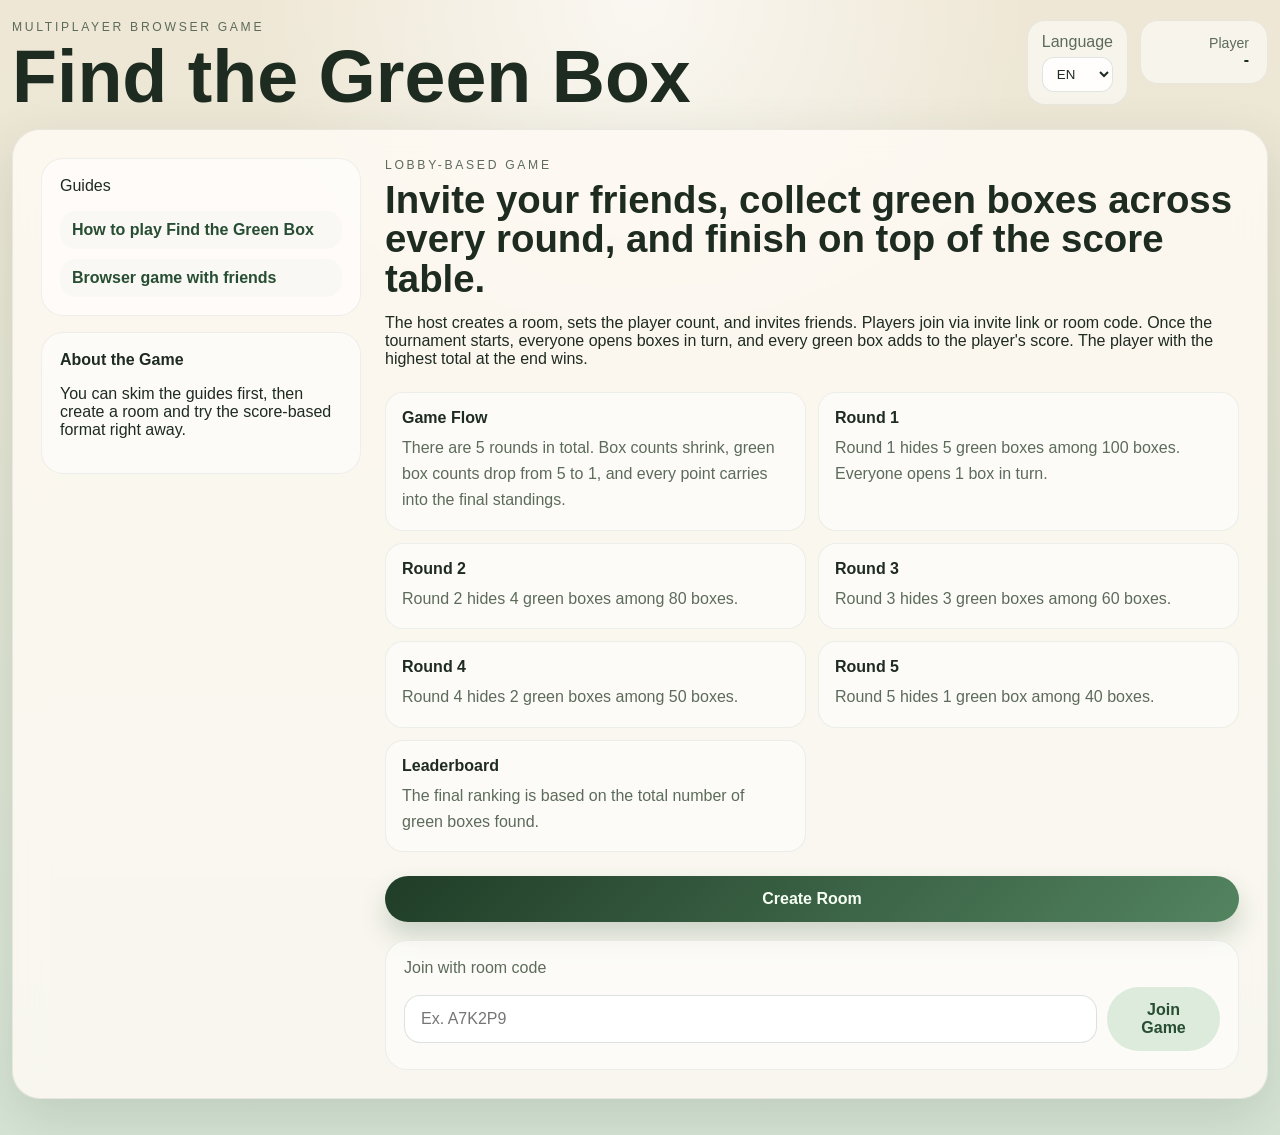
<file: index.html>
<!DOCTYPE html>
<html lang="tr" data-default-lang="tr">
<head>
  <meta charset="UTF-8">
  <meta name="viewport" content="width=device-width, initial-scale=1.0">
  <title>Yeşil Kutuyu Bul | Multiplayer Browser Game with Room Code</title>
  <meta name="description" content="Yeşil Kutuyu Bul, oda koduyla oynanan çok oyunculu bir browser game deneyimidir. 5 tur boyunca yeşil kutuları bul, puan topla ve finalde lider ol.">
  <meta name="robots" content="index,follow,max-image-preview:large">
  <link rel="canonical" href="https://findthebox.co/">
  <link rel="alternate" hreflang="tr" href="https://findthebox.co/tr/">
  <link rel="alternate" hreflang="en" href="https://findthebox.co/en/">
  <link rel="alternate" hreflang="x-default" href="https://findthebox.co/">
  <meta property="og:type" content="website">
  <meta property="og:title" content="Yeşil Kutuyu Bul | Multiplayer Browser Game">
  <meta property="og:description" content="Create a room, invite friends, find multiple green boxes across 5 rounds, and finish on top of the score table.">
  <meta property="og:url" content="https://findthebox.co/">
  <meta property="og:site_name" content="FindTheBox">
  <meta property="og:locale" content="tr_TR">
  <meta name="twitter:card" content="summary_large_image">
  <meta name="twitter:title" content="Yeşil Kutuyu Bul | Multiplayer Browser Game">
  <meta name="twitter:description" content="Play a score-based browser game with friends on desktop or mobile.">
  <script type="application/ld+json">
    {
      "@context": "https://schema.org",
      "@type": "WebSite",
      "name": "FindTheBox",
      "url": "https://findthebox.co/",
      "inLanguage": ["tr", "en"]
    }
  </script>
  <link rel="stylesheet" href="styles.css">
</head>
<body>
  <div class="app-shell">
    <header class="topbar">
      <button id="homeBrandButton" class="brand-button" type="button">
        <p id="brandEyebrow" class="eyebrow">Çok Oyunculu Tarayıcı Oyunu</p>
        <h1 id="brandTitle">Yeşil Kutuyu Bul</h1>
      </button>
      <div class="topbar-side">
        <label class="language-switch">
          <span id="languageLabel">Dil</span>
          <select id="languageSelect" class="language-select">
            <option value="tr">TR</option>
            <option value="en">EN</option>
          </select>
        </label>
        <div class="profile-chip">
          <span id="playerBadgeLabel">Oyuncu</span>
          <strong id="playerBadge">-</strong>
        </div>
      </div>
    </header>

    <main class="layout">
      <section id="homeView" class="panel hero-panel view active">
        <aside class="home-sidebar">
          <div class="player-list-card">
            <div class="player-list-title">
              <span id="guidesTitle">Rehberler</span>
            </div>
            <ul class="players-list">
              <li class="compact"><a id="guidePrimary" href="/tr/nasil-oynanir/">Yeşil Kutuyu Bul nasıl oynanır?</a></li>
              <li class="compact"><a id="guideSecondary" href="/tr/arkadaslarla-browser-oyunu/">Arkadaşlarla browser oyunu</a></li>
            </ul>
          </div>

          <div class="panel-note">
            <strong id="sidebarNoteTitle">Oyun Hakkında</strong>
            <p id="sidebarNoteText">Önce rehberlere göz atabilir, sonra oda kurup puanlı turnuvayı başlatabilirsin.</p>
          </div>
        </aside>

        <div class="hero-main">
          <div class="hero-copy">
            <p id="heroKicker" class="section-kicker">Lobi tabanlı oyun</p>
            <h2 id="heroTitle">Arkadaşlarını davet et, turlar boyunca yeşil kutuları topla, puan tablosunda zirveye çık.</h2>
            <p id="heroDescription">
              Oyun sahibi bir oda kurar, oyuncu sayısını belirler ve arkadaşlarını davet eder.
              Oyuncular davet linki ya da oda koduyla lobiye katılır. Turnuva başladığında herkes
              sırayla kutu açar, her turdaki yeşil kutuları buldukça puan toplar. Turnuva sonunda
              en çok yeşil kutu puanı toplayan oyuncu kazanır.
            </p>

            <div class="hero-rules">
              <div class="hero-rule-card">
                <strong id="heroRuleFlowTitle">Oyun Akışı</strong>
                <p id="heroRuleFlowText">Toplam 5 tur vardır. Her turda kutu sayısı azalır, yeşil kutu sayısı düşer ve puanlar final tabloya eklenir.</p>
              </div>
              <div class="hero-rule-card">
                <strong id="heroRule1Title">Tur 1</strong>
                <p id="heroRule1Text">100 kutuda 5 yeşil kutu vardır. Her oyuncu sırayla 1 kutu açar.</p>
              </div>
              <div class="hero-rule-card">
                <strong id="heroRule2Title">Tur 2</strong>
                <p id="heroRule2Text">80 kutuda 4 yeşil kutu vardır.</p>
              </div>
              <div class="hero-rule-card">
                <strong id="heroRule3Title">Tur 3</strong>
                <p id="heroRule3Text">60 kutuda 3 yeşil kutu vardır.</p>
              </div>
              <div class="hero-rule-card">
                <strong id="heroRule4Title">Tur 4</strong>
                <p id="heroRule4Text">50 kutuda 2 yeşil kutu vardır.</p>
              </div>
              <div class="hero-rule-card">
                <strong id="heroRule5Title">Tur 5</strong>
                <p id="heroRule5Text">40 kutuda 1 yeşil kutu vardır.</p>
              </div>
              <div class="hero-rule-card">
                <strong id="heroRuleLeaderTitle">Liderlik</strong>
                <p id="heroRuleLeaderText">Turnuva sonunda en çok yeşil kutu puanı toplayan oyuncu lider olur. Eşitlik varsa liderlik paylaşılır.</p>
              </div>
            </div>
          </div>

          <div class="hero-actions">
            <button id="createRoomButton" class="primary-button" type="button">Oyun Kur</button>

            <form id="joinRoomForm" class="join-card">
              <label id="joinRoomLabel" for="roomCodeInput">Oda kodu ile katıl</label>
              <div class="join-row">
                <input id="roomCodeInput" name="roomCode" type="text" maxlength="6" placeholder="Örn. A7K2P9" autocomplete="off">
                <button class="secondary-button" type="submit">Oyuna Katıl</button>
              </div>
            </form>

            <div id="joinRequestNotice" class="panel-note join-request-notice hidden">
              <strong>Katılım isteği gönderildi</strong>
              <p id="joinRequestNoticeText">Oda sahibinin onayı bekleniyor. Onay gelirse otomatik olarak odaya alınacaksın.</p>
            </div>
          </div>
        </div>
      </section>

      <section id="roomView" class="panel room-shell view">
        <div class="grid-layout">
          <aside class="sidebar">
            <div class="room-header">
              <p id="roomInfoKicker" class="section-kicker">Oda Bilgileri</p>
              <div class="room-code-wrap">
                <span id="roomCodeTitle">Oda Kodu</span>
                <strong id="roomCodeLabel">------</strong>
              </div>
            </div>

            <div class="invite-box">
              <label id="inviteLinkLabel" for="inviteLinkInput">Davet Linki</label>
              <div class="invite-row">
                <input id="inviteLinkInput" type="text" readonly>
                <button id="copyInviteButton" class="ghost-button" type="button">Kopyala</button>
              </div>
            </div>

            <div class="player-list-card">
              <div class="player-list-title">
                <span id="playersTitle">Oyuncular</span>
                <strong id="playerCountLabel">0/4</strong>
              </div>
              <ul id="playersList" class="players-list"></ul>
            </div>

            <div id="pendingRequestsCard" class="player-list-card hidden">
              <div class="player-list-title">
                <span id="pendingRequestsTitle">Katılım İstekleri</span>
                <strong id="pendingRequestsCountLabel">0</strong>
              </div>
              <ul id="pendingRequestsList" class="players-list"></ul>
            </div>

            <div class="player-list-card">
              <div class="player-list-title">
                <span id="leaderboardTitle">Lider Tablosu</span>
                <strong id="leaderLabel">-</strong>
              </div>
              <ul id="leaderboardList" class="players-list"></ul>
            </div>

            <div class="panel-note">
              <strong id="turnRuleTitle">Tur Kuralı</strong>
              <p id="stepRuleText">1. turda 100 kutu içinde 5 yeşil kutu vardır. Sonraki turlarda kutu ve yeşil kutu sayısı birlikte azalır.</p>
            </div>
          </aside>

          <section class="game-panel">
            <div class="game-toolbar">
              <div class="status-stack">
                <p id="gameStatusKicker" class="section-kicker">Oyun Durumu</p>
                <h2 id="statusHeading">Lobi hazırlanıyor</h2>
                <p id="statusText">Bir oda kur veya katıl, sonra oyun sahibinin başlatmasını bekle.</p>
              </div>

              <div class="toolbar-actions">
                <button id="startGameButton" class="primary-button" type="button">Oyunu Başlat</button>
                <button id="leaveRoomButton" class="ghost-button" type="button">Lobiden Ayrıl</button>
              </div>
            </div>

            <div class="turn-strip">
              <div class="turn-card">
                <span id="turnTitle">Sıra</span>
                <strong id="turnLabel">Bekleniyor</strong>
              </div>
              <div class="turn-card">
                <span id="roundTitle">Tur</span>
                <strong id="stepLabel">1/5</strong>
              </div>
              <div class="turn-card">
                <span id="bonusTitle">Yeşil Kalan</span>
                <strong id="bonusLabel">-</strong>
              </div>
              <div class="turn-card">
                <span id="timerTitle">Süre</span>
                <strong id="turnTimerLabel">-</strong>
              </div>
            </div>

            <div id="board" class="board" aria-label="Oyun tahtası"></div>

            <div class="results-strip">
              <div class="player-list-card">
                <div class="player-list-title">
                  <span id="turnResultsTitle">Tur Sonuçları</span>
                  <strong id="resultsCountLabel">0/5</strong>
                </div>
                <ul id="stepResultsList" class="players-list"></ul>
              </div>
            </div>
          </section>
        </div>
      </section>
    </main>
  </div>

  <dialog id="nameDialog" class="dialog-card">
    <form id="nameForm" method="dialog" class="dialog-form">
      <p id="nameDialogKicker" class="section-kicker">İlk Giriş</p>
      <h2 id="nameDialogTitle">Oyuncu adını yaz</h2>
      <p id="nameDialogText">Bu isim kutuların üstünde görünecek ve lobide seni temsil edecek.</p>
      <input id="nameInput" name="playerName" type="text" maxlength="20" placeholder="İsminiz" autocomplete="name" required>
      <button id="nameDialogSubmit" class="primary-button" type="submit">Devam Et</button>
    </form>
  </dialog>

  <dialog id="createRoomDialog" class="dialog-card">
    <form id="createRoomForm" method="dialog" class="dialog-form">
      <p id="createRoomDialogKicker" class="section-kicker">Oda Ayarları</p>
      <h2 id="createRoomDialogTitle">Oyuncu sayısını seç</h2>
      <p id="createRoomDialogText">Lobi oluşturulurken maksimum oyuncu sayısını belirleyebilirsin.</p>
      <label id="maxPlayersLabel" class="select-label" for="maxPlayersSelect">Maksimum oyuncu</label>
      <select id="maxPlayersSelect" class="select-input" name="maxPlayers">
        <option value="2">2 Oyuncu</option>
        <option value="3">3 Oyuncu</option>
        <option value="4">4 Oyuncu</option>
        <option value="5">5 Oyuncu</option>
        <option value="6">6 Oyuncu</option>
        <option value="7">7 Oyuncu</option>
        <option value="8" selected>8 Oyuncu</option>
      </select>
      <div class="dialog-actions">
        <button id="createRoomSubmit" class="primary-button" type="submit">Odayı Kur</button>
        <button id="cancelCreateRoomButton" class="ghost-button" type="button">Vazgeç</button>
      </div>
    </form>
  </dialog>

  <dialog id="restartDialog" class="dialog-card">
    <div class="dialog-form">
      <p id="restartDialogKicker" class="section-kicker">Tur Bitti</p>
      <h2 id="restartTitle">Yeni turnuva başlatılsın mı?</h2>
      <p id="restartText">Oda sahibi olarak aynı oyuncularla 5 turluk yeni bir seri açabilirsin.</p>
      <div class="dialog-actions">
        <button id="restartGameButton" class="primary-button" type="button">Tekrar Başlat</button>
        <button id="closeRestartDialogButton" class="ghost-button" type="button">Daha Sonra</button>
      </div>
    </div>
  </dialog>

  <div id="toast" class="toast" aria-live="polite"></div>
  <div id="celebrationOverlay" class="celebration-overlay" aria-hidden="true">
    <div class="celebration-fireworks">
      <span class="burst burst-a"></span>
      <span class="burst burst-b"></span>
      <span class="burst burst-c"></span>
      <span class="burst burst-d"></span>
    </div>
    <div class="celebration-card">
      <p id="celebrationKicker" class="section-kicker">Tur Tamamlandı</p>
      <h2 id="celebrationTitle">Tur tamamlandı</h2>
      <p id="celebrationText">Yeni tur 5 saniye içinde başlayacak.</p>
    </div>
  </div>

  <script src="script.js"></script>
</body>
</html>
</file>
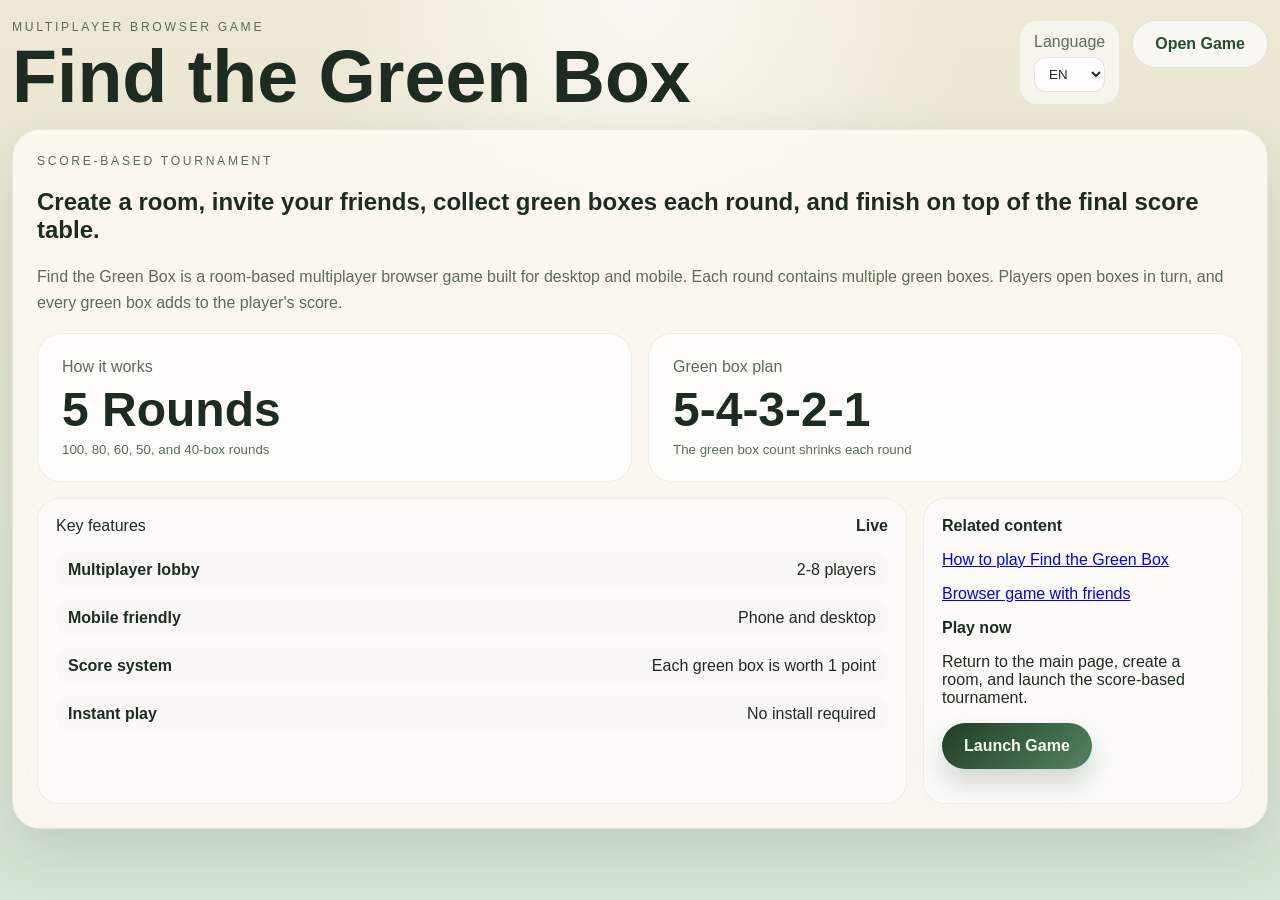
<file: en/index.html>
<!DOCTYPE html>
<html lang="en">
<head>
  <meta charset="UTF-8">
  <meta name="viewport" content="width=device-width, initial-scale=1.0">
  <title>Find the Green Box | Multiplayer Browser Game</title>
  <meta name="description" content="Find the Green Box is a score-based multiplayer browser game where players collect green boxes across 5 rounds and finish on top of the leaderboard.">
  <meta name="robots" content="index,follow,max-image-preview:large">
  <link rel="canonical" href="https://findthebox.co/en/">
  <link rel="alternate" hreflang="tr" href="https://findthebox.co/tr/">
  <link rel="alternate" hreflang="en" href="https://findthebox.co/en/">
  <link rel="alternate" hreflang="x-default" href="https://findthebox.co/">
  <meta property="og:type" content="website">
  <meta property="og:title" content="Find the Green Box | Multiplayer Browser Game">
  <meta property="og:description" content="Create a room, invite friends, collect multiple green boxes across 5 rounds, and finish on top of the score table.">
  <meta property="og:url" content="https://findthebox.co/en/">
  <meta property="og:site_name" content="FindTheBox">
  <meta property="og:locale" content="en_US">
  <meta name="twitter:card" content="summary_large_image">
  <meta name="twitter:title" content="Find the Green Box">
  <meta name="twitter:description" content="A room-code browser game with 5 rounds, multiple green boxes, and score-based winners.">
  <link rel="stylesheet" href="../styles.css">
</head>
<body>
  <div class="app-shell">
    <header class="topbar">
      <div>
        <p class="eyebrow">Multiplayer Browser Game</p>
        <h1>Find the Green Box</h1>
      </div>
      <div class="topbar-side">
        <label class="language-switch">
          <span>Language</span>
          <select class="language-select" onchange="window.location.href=this.value">
            <option value="/tr/">TR</option>
            <option value="/en/" selected>EN</option>
          </select>
        </label>
        <a class="ghost-button admin-home-link" href="/?lang=en">Open Game</a>
      </div>
    </header>

    <main class="panel admin-panel">
      <section class="hero-copy">
        <p class="section-kicker">Score-based tournament</p>
        <h2>Create a room, invite your friends, collect green boxes each round, and finish on top of the final score table.</h2>
        <p>
          Find the Green Box is a room-based multiplayer browser game built for desktop and mobile.
        Each round contains multiple green boxes. Players open boxes in turn, and every green box adds to the player's score.
        </p>
      </section>

      <section class="admin-summary">
        <div class="admin-card">
          <span>How it works</span>
          <strong>5 Rounds</strong>
          <small>100, 80, 60, 50, and 40-box rounds</small>
        </div>
        <div class="admin-card">
          <span>Green box plan</span>
          <strong>5-4-3-2-1</strong>
          <small>The green box count shrinks each round</small>
        </div>
      </section>

      <section class="admin-breakdown">
        <div class="player-list-card">
          <div class="player-list-title">
            <span>Key features</span>
            <strong>Live</strong>
          </div>
          <ul class="players-list">
            <li class="compact"><strong>Multiplayer lobby</strong><span>2-8 players</span></li>
            <li class="compact"><strong>Mobile friendly</strong><span>Phone and desktop</span></li>
            <li class="compact"><strong>Score system</strong><span>Each green box is worth 1 point</span></li>
            <li class="compact"><strong>Instant play</strong><span>No install required</span></li>
          </ul>
        </div>
        <div class="panel-note">
          <strong>Related content</strong>
          <p><a href="/en/how-to-play/">How to play Find the Green Box</a></p>
          <p><a href="/en/browser-game-with-friends/">Browser game with friends</a></p>
          <strong>Play now</strong>
          <p>Return to the main page, create a room, and launch the score-based tournament.</p>
          <p><a class="primary-button admin-home-link" href="/?lang=en">Launch Game</a></p>
        </div>
      </section>
    </main>
  </div>
</body>
</html>
</file>
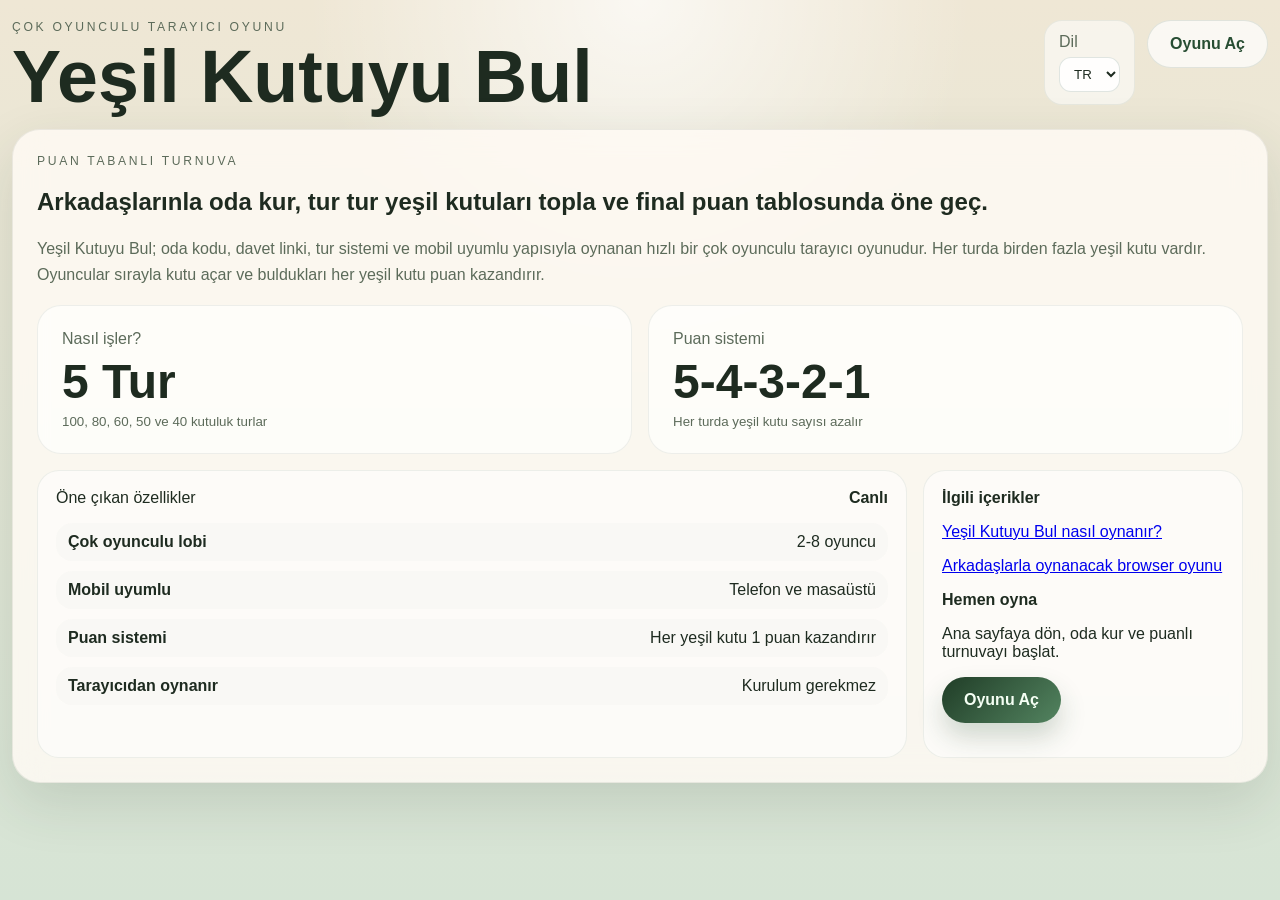
<file: tr/index.html>
<!DOCTYPE html>
<html lang="tr">
<head>
  <meta charset="UTF-8">
  <meta name="viewport" content="width=device-width, initial-scale=1.0">
  <title>Yeşil Kutuyu Bul | Çok Oyunculu Tarayıcı Oyunu</title>
  <meta name="description" content="Yeşil Kutuyu Bul, 5 tur boyunca çoklu yeşil kutular toplayarak puan kazandığın çok oyunculu bir browser game deneyimidir.">
  <meta name="robots" content="index,follow,max-image-preview:large">
  <link rel="canonical" href="https://findthebox.co/tr/">
  <link rel="alternate" hreflang="tr" href="https://findthebox.co/tr/">
  <link rel="alternate" hreflang="en" href="https://findthebox.co/en/">
  <link rel="alternate" hreflang="x-default" href="https://findthebox.co/">
  <meta property="og:type" content="website">
  <meta property="og:title" content="Yeşil Kutuyu Bul | Çok Oyunculu Tarayıcı Oyunu">
  <meta property="og:description" content="Oda kur, arkadaşlarını davet et, 5 tur boyunca yeşil kutuları bul ve puan tablosunda zirveye çık.">
  <meta property="og:url" content="https://findthebox.co/tr/">
  <meta property="og:site_name" content="FindTheBox">
  <meta property="og:locale" content="tr_TR">
  <meta name="twitter:card" content="summary_large_image">
  <meta name="twitter:title" content="Yeşil Kutuyu Bul">
  <meta name="twitter:description" content="Room code ile oynanan, puan tabanlı çok oyunculu kutu oyunu.">
  <link rel="stylesheet" href="../styles.css">
</head>
<body>
  <div class="app-shell">
    <header class="topbar">
      <div>
        <p class="eyebrow">Çok Oyunculu Tarayıcı Oyunu</p>
        <h1>Yeşil Kutuyu Bul</h1>
      </div>
      <div class="topbar-side">
        <label class="language-switch">
          <span>Dil</span>
          <select class="language-select" onchange="window.location.href=this.value">
            <option value="/tr/" selected>TR</option>
            <option value="/en/">EN</option>
          </select>
        </label>
        <a class="ghost-button admin-home-link" href="/?lang=tr">Oyunu Aç</a>
      </div>
    </header>

    <main class="panel admin-panel">
      <section class="hero-copy">
        <p class="section-kicker">Puan tabanlı turnuva</p>
        <h2>Arkadaşlarınla oda kur, tur tur yeşil kutuları topla ve final puan tablosunda öne geç.</h2>
        <p>
          Yeşil Kutuyu Bul; oda kodu, davet linki, tur sistemi ve mobil uyumlu yapısıyla oynanan hızlı bir çok oyunculu tarayıcı oyunudur.
        Her turda birden fazla yeşil kutu vardır. Oyuncular sırayla kutu açar ve buldukları her yeşil kutu puan kazandırır.
        </p>
      </section>

      <section class="admin-summary">
        <div class="admin-card">
          <span>Nasıl işler?</span>
          <strong>5 Tur</strong>
          <small>100, 80, 60, 50 ve 40 kutuluk turlar</small>
        </div>
        <div class="admin-card">
          <span>Puan sistemi</span>
          <strong>5-4-3-2-1</strong>
          <small>Her turda yeşil kutu sayısı azalır</small>
        </div>
      </section>

      <section class="admin-breakdown">
        <div class="player-list-card">
          <div class="player-list-title">
            <span>Öne çıkan özellikler</span>
            <strong>Canlı</strong>
          </div>
          <ul class="players-list">
            <li class="compact"><strong>Çok oyunculu lobi</strong><span>2-8 oyuncu</span></li>
            <li class="compact"><strong>Mobil uyumlu</strong><span>Telefon ve masaüstü</span></li>
          <li class="compact"><strong>Puan sistemi</strong><span>Her yeşil kutu 1 puan kazandırır</span></li>
            <li class="compact"><strong>Tarayıcıdan oynanır</strong><span>Kurulum gerekmez</span></li>
          </ul>
        </div>
        <div class="panel-note">
          <strong>İlgili içerikler</strong>
          <p><a href="/tr/nasil-oynanir/">Yeşil Kutuyu Bul nasıl oynanır?</a></p>
          <p><a href="/tr/arkadaslarla-browser-oyunu/">Arkadaşlarla oynanacak browser oyunu</a></p>
          <strong>Hemen oyna</strong>
          <p>Ana sayfaya dön, oda kur ve puanlı turnuvayı başlat.</p>
          <p><a class="primary-button admin-home-link" href="/?lang=tr">Oyunu Aç</a></p>
        </div>
      </section>
    </main>
  </div>
</body>
</html>
</file>
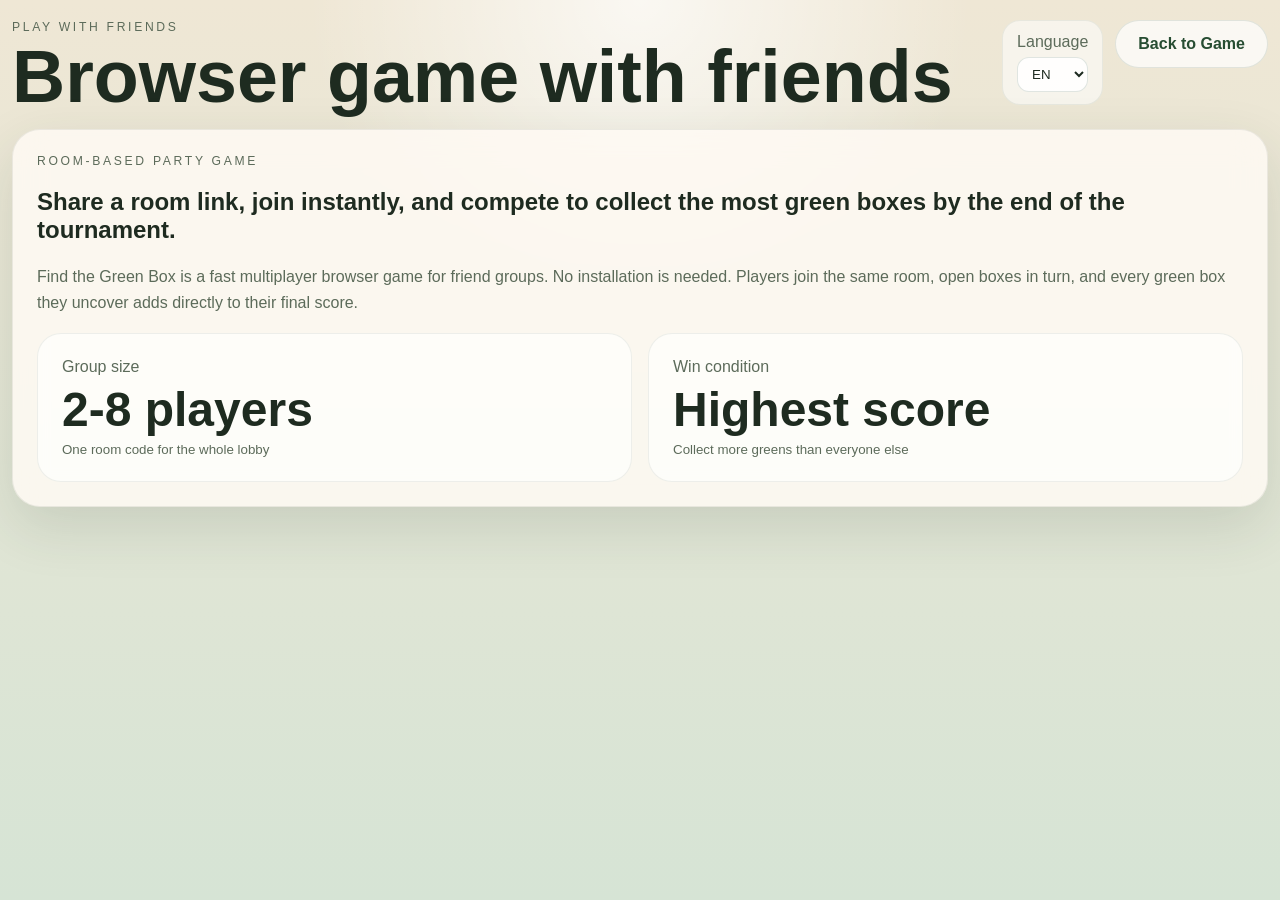
<file: en/browser-game-with-friends/index.html>
<!DOCTYPE html>
<html lang="en">
<head>
  <meta charset="UTF-8">
  <meta name="viewport" content="width=device-width, initial-scale=1.0">
  <title>Browser Game with Friends | Find the Green Box</title>
  <meta name="description" content="Looking for a browser game with friends? Find the Green Box is a room-based, score-driven party game with instant invites and mobile support.">
  <meta name="robots" content="index,follow,max-image-preview:large">
  <link rel="canonical" href="https://findthebox.co/en/browser-game-with-friends/">
  <link rel="alternate" hreflang="tr" href="https://findthebox.co/tr/arkadaslarla-browser-oyunu/">
  <link rel="alternate" hreflang="en" href="https://findthebox.co/en/browser-game-with-friends/">
  <link rel="alternate" hreflang="x-default" href="https://findthebox.co/en/browser-game-with-friends/">
  <link rel="stylesheet" href="../../styles.css">
</head>
<body>
  <div class="app-shell">
    <header class="topbar">
      <div>
        <p class="eyebrow">Play with Friends</p>
        <h1>Browser game with friends</h1>
      </div>
      <div class="topbar-side">
        <label class="language-switch">
          <span>Language</span>
          <select class="language-select" onchange="window.location.href=this.value">
            <option value="/tr/arkadaslarla-browser-oyunu/">TR</option>
            <option value="/en/browser-game-with-friends/" selected>EN</option>
          </select>
        </label>
        <a class="ghost-button admin-home-link" href="/?lang=en">Back to Game</a>
      </div>
    </header>

    <main class="panel admin-panel">
      <section class="hero-copy">
        <p class="section-kicker">Room-based party game</p>
        <h2>Share a room link, join instantly, and compete to collect the most green boxes by the end of the tournament.</h2>
        <p>Find the Green Box is a fast multiplayer browser game for friend groups. No installation is needed. Players join the same room, open boxes in turn, and every green box they uncover adds directly to their final score.</p>
      </section>

      <section class="admin-summary">
        <div class="admin-card">
          <span>Group size</span>
          <strong>2-8 players</strong>
          <small>One room code for the whole lobby</small>
        </div>
        <div class="admin-card">
          <span>Win condition</span>
          <strong>Highest score</strong>
          <small>Collect more greens than everyone else</small>
        </div>
      </section>
    </main>
  </div>
</body>
</html>
</file>
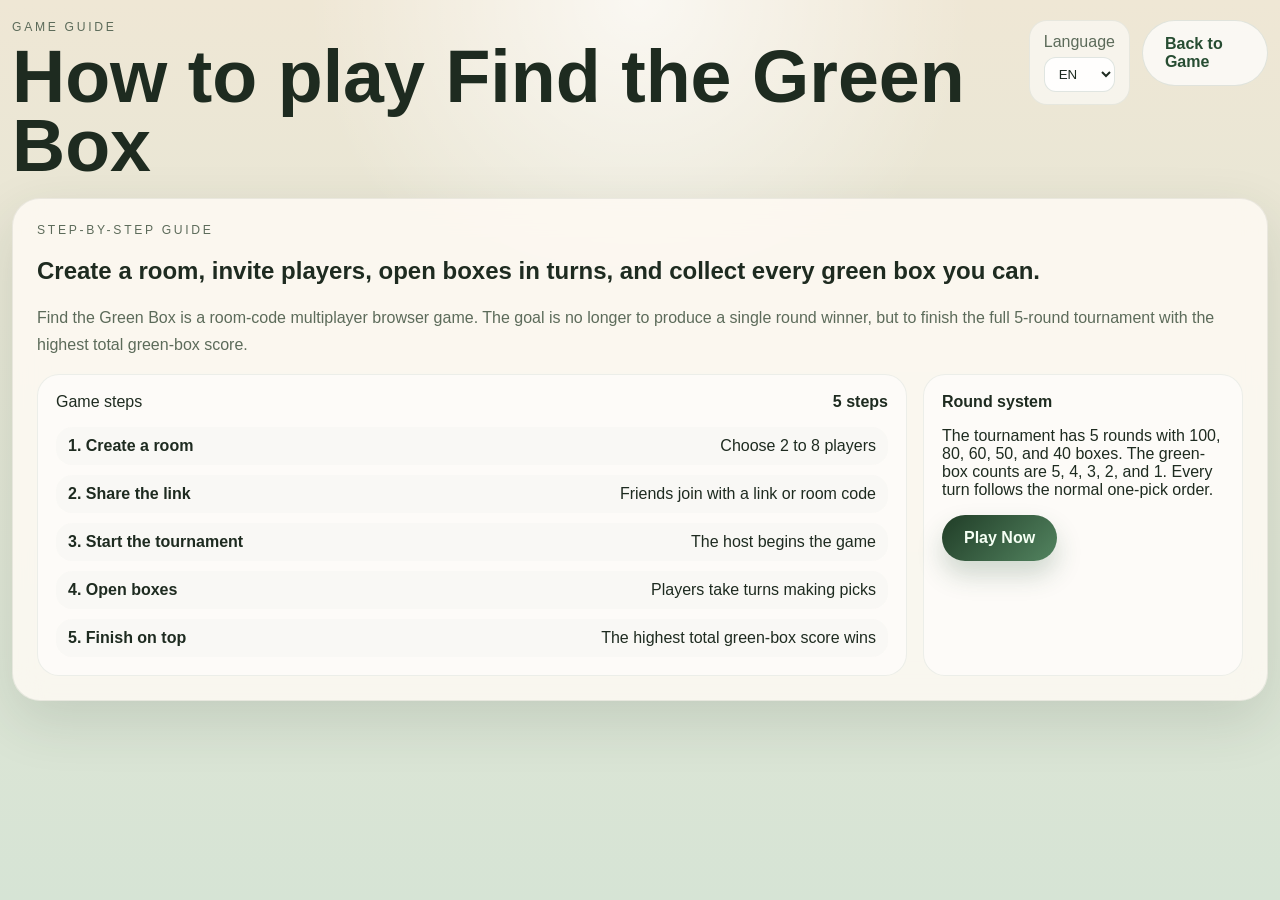
<file: en/how-to-play/index.html>
<!DOCTYPE html>
<html lang="en">
<head>
  <meta charset="UTF-8">
  <meta name="viewport" content="width=device-width, initial-scale=1.0">
  <title>How to Play Find the Green Box | Room Code Browser Game</title>
  <meta name="description" content="Learn how to play Find the Green Box, including room setup, green-box counts per round, and the final score system.">
  <meta name="robots" content="index,follow,max-image-preview:large">
  <link rel="canonical" href="https://findthebox.co/en/how-to-play/">
  <link rel="alternate" hreflang="tr" href="https://findthebox.co/tr/nasil-oynanir/">
  <link rel="alternate" hreflang="en" href="https://findthebox.co/en/how-to-play/">
  <link rel="alternate" hreflang="x-default" href="https://findthebox.co/en/how-to-play/">
  <link rel="stylesheet" href="../../styles.css">
</head>
<body>
  <div class="app-shell">
    <header class="topbar">
      <div>
        <p class="eyebrow">Game Guide</p>
        <h1>How to play Find the Green Box</h1>
      </div>
      <div class="topbar-side">
        <label class="language-switch">
          <span>Language</span>
          <select class="language-select" onchange="window.location.href=this.value">
            <option value="/tr/nasil-oynanir/">TR</option>
            <option value="/en/how-to-play/" selected>EN</option>
          </select>
        </label>
        <a class="ghost-button admin-home-link" href="/?lang=en">Back to Game</a>
      </div>
    </header>

    <main class="panel admin-panel">
      <section class="hero-copy">
        <p class="section-kicker">Step-by-step guide</p>
        <h2>Create a room, invite players, open boxes in turns, and collect every green box you can.</h2>
        <p>Find the Green Box is a room-code multiplayer browser game. The goal is no longer to produce a single round winner, but to finish the full 5-round tournament with the highest total green-box score.</p>
      </section>

      <section class="admin-breakdown">
        <div class="player-list-card">
          <div class="player-list-title">
            <span>Game steps</span>
            <strong>5 steps</strong>
          </div>
          <ul class="players-list">
            <li class="compact"><strong>1. Create a room</strong><span>Choose 2 to 8 players</span></li>
            <li class="compact"><strong>2. Share the link</strong><span>Friends join with a link or room code</span></li>
            <li class="compact"><strong>3. Start the tournament</strong><span>The host begins the game</span></li>
            <li class="compact"><strong>4. Open boxes</strong><span>Players take turns making picks</span></li>
            <li class="compact"><strong>5. Finish on top</strong><span>The highest total green-box score wins</span></li>
          </ul>
        </div>

        <div class="panel-note">
          <strong>Round system</strong>
      <p>The tournament has 5 rounds with 100, 80, 60, 50, and 40 boxes. The green-box counts are 5, 4, 3, 2, and 1. Every turn follows the normal one-pick order.</p>
          <p><a class="primary-button admin-home-link" href="/?lang=en">Play Now</a></p>
        </div>
      </section>
    </main>
  </div>
</body>
</html>
</file>
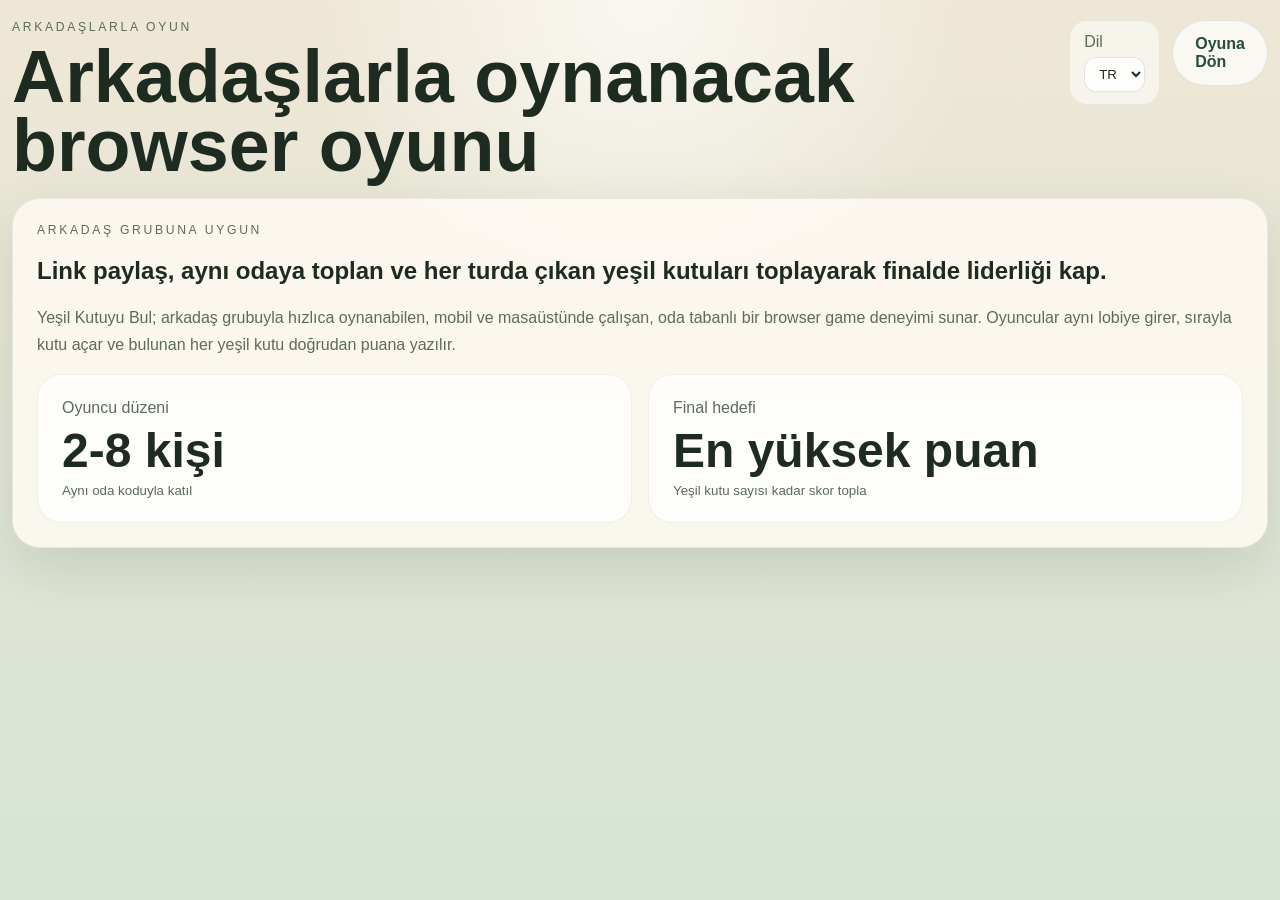
<file: tr/arkadaslarla-browser-oyunu/index.html>
<!DOCTYPE html>
<html lang="tr">
<head>
  <meta charset="UTF-8">
  <meta name="viewport" content="width=device-width, initial-scale=1.0">
  <title>Arkadaşlarla Oynanacak Browser Oyunu | Yeşil Kutuyu Bul</title>
  <meta name="description" content="Arkadaşlarla oynanacak browser oyunu mu arıyorsun? Yeşil Kutuyu Bul, oda kodu ile girilen, puanlı ve mobil uyumlu bir parti oyunudur.">
  <meta name="robots" content="index,follow,max-image-preview:large">
  <link rel="canonical" href="https://findthebox.co/tr/arkadaslarla-browser-oyunu/">
  <link rel="alternate" hreflang="tr" href="https://findthebox.co/tr/arkadaslarla-browser-oyunu/">
  <link rel="alternate" hreflang="en" href="https://findthebox.co/en/browser-game-with-friends/">
  <link rel="alternate" hreflang="x-default" href="https://findthebox.co/en/browser-game-with-friends/">
  <link rel="stylesheet" href="../../styles.css">
</head>
<body>
  <div class="app-shell">
    <header class="topbar">
      <div>
        <p class="eyebrow">Arkadaşlarla Oyun</p>
        <h1>Arkadaşlarla oynanacak browser oyunu</h1>
      </div>
      <div class="topbar-side">
        <label class="language-switch">
          <span>Dil</span>
          <select class="language-select" onchange="window.location.href=this.value">
            <option value="/tr/arkadaslarla-browser-oyunu/" selected>TR</option>
            <option value="/en/browser-game-with-friends/">EN</option>
          </select>
        </label>
        <a class="ghost-button admin-home-link" href="/?lang=tr">Oyuna Dön</a>
      </div>
    </header>

    <main class="panel admin-panel">
      <section class="hero-copy">
        <p class="section-kicker">Arkadaş grubuna uygun</p>
        <h2>Link paylaş, aynı odaya toplan ve her turda çıkan yeşil kutuları toplayarak finalde liderliği kap.</h2>
        <p>Yeşil Kutuyu Bul; arkadaş grubuyla hızlıca oynanabilen, mobil ve masaüstünde çalışan, oda tabanlı bir browser game deneyimi sunar. Oyuncular aynı lobiye girer, sırayla kutu açar ve bulunan her yeşil kutu doğrudan puana yazılır.</p>
      </section>

      <section class="admin-summary">
        <div class="admin-card">
          <span>Oyuncu düzeni</span>
          <strong>2-8 kişi</strong>
          <small>Aynı oda koduyla katıl</small>
        </div>
        <div class="admin-card">
          <span>Final hedefi</span>
          <strong>En yüksek puan</strong>
          <small>Yeşil kutu sayısı kadar skor topla</small>
        </div>
      </section>
    </main>
  </div>
</body>
</html>
</file>
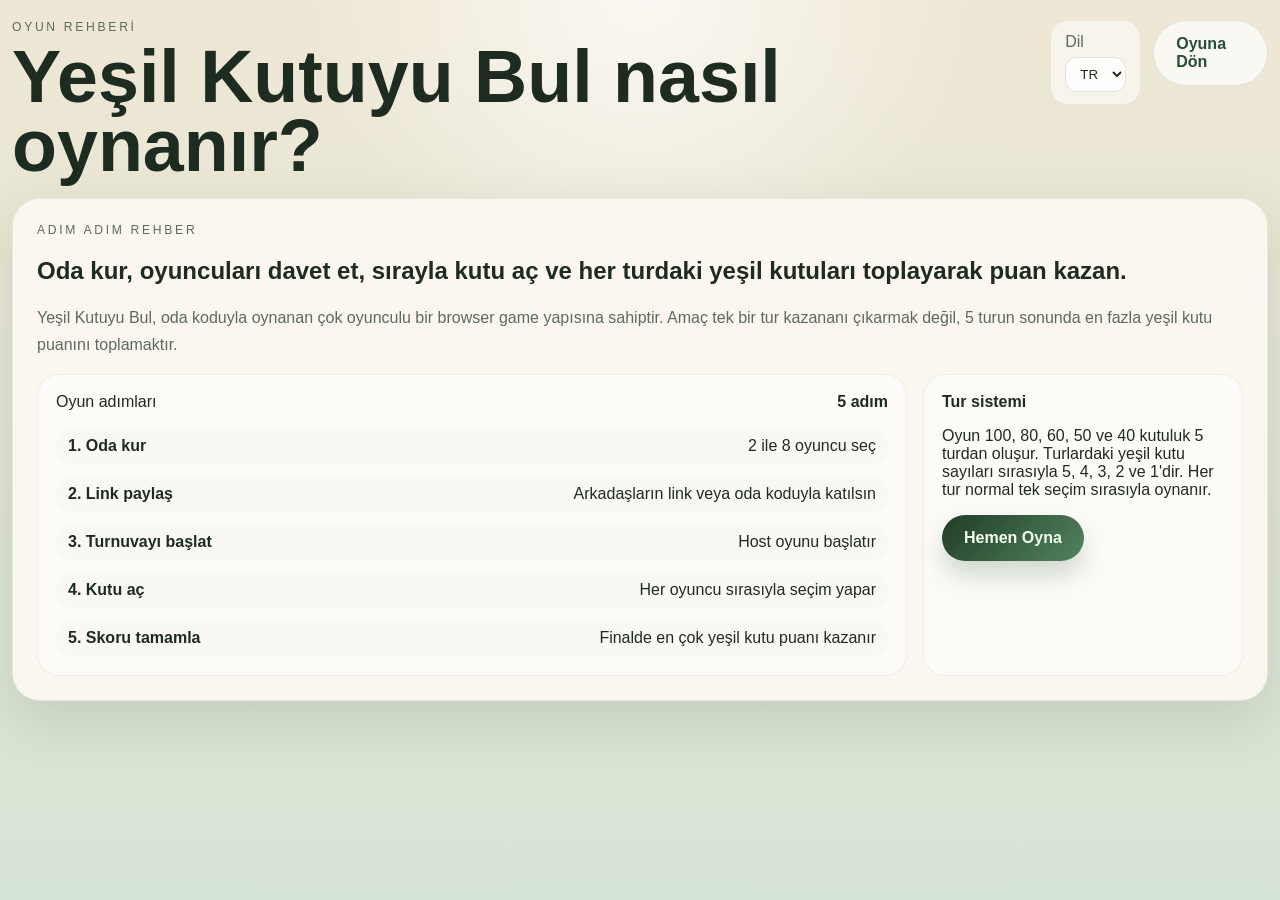
<file: tr/nasil-oynanir/index.html>
<!DOCTYPE html>
<html lang="tr">
<head>
  <meta charset="UTF-8">
  <meta name="viewport" content="width=device-width, initial-scale=1.0">
  <title>Yeşil Kutuyu Bul Nasıl Oynanır? | Oda Kodlu Browser Oyunu</title>
  <meta name="description" content="Yeşil Kutuyu Bul nasıl oynanır? Oda kurma, tur başına yeşil kutu sayıları ve puan sistemi burada.">
  <meta name="robots" content="index,follow,max-image-preview:large">
  <link rel="canonical" href="https://findthebox.co/tr/nasil-oynanir/">
  <link rel="alternate" hreflang="tr" href="https://findthebox.co/tr/nasil-oynanir/">
  <link rel="alternate" hreflang="en" href="https://findthebox.co/en/how-to-play/">
  <link rel="alternate" hreflang="x-default" href="https://findthebox.co/en/how-to-play/">
  <link rel="stylesheet" href="../../styles.css">
</head>
<body>
  <div class="app-shell">
    <header class="topbar">
      <div>
        <p class="eyebrow">Oyun Rehberi</p>
        <h1>Yeşil Kutuyu Bul nasıl oynanır?</h1>
      </div>
      <div class="topbar-side">
        <label class="language-switch">
          <span>Dil</span>
          <select class="language-select" onchange="window.location.href=this.value">
            <option value="/tr/nasil-oynanir/" selected>TR</option>
            <option value="/en/how-to-play/">EN</option>
          </select>
        </label>
        <a class="ghost-button admin-home-link" href="/?lang=tr">Oyuna Dön</a>
      </div>
    </header>

    <main class="panel admin-panel">
      <section class="hero-copy">
        <p class="section-kicker">Adım adım rehber</p>
        <h2>Oda kur, oyuncuları davet et, sırayla kutu aç ve her turdaki yeşil kutuları toplayarak puan kazan.</h2>
        <p>Yeşil Kutuyu Bul, oda koduyla oynanan çok oyunculu bir browser game yapısına sahiptir. Amaç tek bir tur kazananı çıkarmak değil, 5 turun sonunda en fazla yeşil kutu puanını toplamaktır.</p>
      </section>

      <section class="admin-breakdown">
        <div class="player-list-card">
          <div class="player-list-title">
            <span>Oyun adımları</span>
            <strong>5 adım</strong>
          </div>
          <ul class="players-list">
            <li class="compact"><strong>1. Oda kur</strong><span>2 ile 8 oyuncu seç</span></li>
            <li class="compact"><strong>2. Link paylaş</strong><span>Arkadaşların link veya oda koduyla katılsın</span></li>
            <li class="compact"><strong>3. Turnuvayı başlat</strong><span>Host oyunu başlatır</span></li>
            <li class="compact"><strong>4. Kutu aç</strong><span>Her oyuncu sırasıyla seçim yapar</span></li>
            <li class="compact"><strong>5. Skoru tamamla</strong><span>Finalde en çok yeşil kutu puanı kazanır</span></li>
          </ul>
        </div>

        <div class="panel-note">
          <strong>Tur sistemi</strong>
          <p>Oyun 100, 80, 60, 50 ve 40 kutuluk 5 turdan oluşur. Turlardaki yeşil kutu sayıları sırasıyla 5, 4, 3, 2 ve 1'dir. Her tur normal tek seçim sırasıyla oynanır.</p>
          <p><a class="primary-button admin-home-link" href="/?lang=tr">Hemen Oyna</a></p>
        </div>
      </section>
    </main>
  </div>
</body>
</html>
</file>
<file: styles.css>
:root {
  --bg-top: #efe7d5;
  --bg-bottom: #d6e4d5;
  --panel: rgba(255, 251, 244, 0.82);
  --panel-border: rgba(32, 52, 37, 0.08);
  --text: #1e2b20;
  --muted: #5c6b5a;
  --accent: #274d32;
  --danger: #c95a5a;
  --danger-deep: #943434;
  --success: #48a96a;
  --success-deep: #21603b;
  --tile-hidden: #f3ede2;
  --tile-border: #d4c7af;
  --shadow: 0 20px 55px rgba(44, 63, 48, 0.14);
}

* {
  box-sizing: border-box;
}

body {
  margin: 0;
  min-height: 100vh;
  font-family: Bahnschrift, "Trebuchet MS", sans-serif;
  color: var(--text);
  background:
    radial-gradient(circle at top, rgba(255, 255, 255, 0.7), transparent 30%),
    linear-gradient(180deg, var(--bg-top), var(--bg-bottom));
}

button,
input {
  font: inherit;
}

.hidden {
  display: none !important;
}

.app-shell {
  width: min(1320px, calc(100% - 24px));
  margin: 0 auto;
  padding: 20px 0 36px;
}

.admin-shell {
  max-width: 980px;
}

.topbar {
  display: flex;
  justify-content: space-between;
  align-items: flex-start;
  gap: 16px;
  margin-bottom: 18px;
}

.topbar-side {
  display: flex;
  align-items: flex-start;
  gap: 12px;
}

.language-switch {
  display: grid;
  gap: 6px;
  padding: 12px 14px;
  border-radius: 18px;
  background: rgba(255, 255, 255, 0.55);
  border: 1px solid rgba(39, 77, 50, 0.08);
  color: var(--muted);
}

.language-select {
  border: 1px solid rgba(39, 77, 50, 0.14);
  border-radius: 12px;
  padding: 8px 10px;
  background: rgba(255, 255, 255, 0.9);
  color: var(--text);
}

.brand-button {
  appearance: none;
  background: none;
  border: 0;
  padding: 0;
  text-align: left;
  color: inherit;
  cursor: pointer;
}

.brand-button:hover {
  opacity: 0.92;
}

.eyebrow,
.section-kicker {
  margin: 0 0 8px;
  text-transform: uppercase;
  letter-spacing: 0.22em;
  font-size: 0.76rem;
  color: var(--muted);
}

h1 {
  margin: 0;
  font-size: clamp(2.6rem, 6vw, 4.6rem);
  line-height: 0.94;
}

.profile-chip {
  padding: 14px 18px;
  border-radius: 18px;
  background: rgba(255, 255, 255, 0.55);
  border: 1px solid rgba(39, 77, 50, 0.08);
  min-width: 128px;
  text-align: right;
}

.profile-chip span {
  display: block;
  color: var(--muted);
  font-size: 0.88rem;
}

.view:not(.active) {
  display: none !important;
}

.view.active {
  display: block;
}

.hero-panel.view.active {
  display: grid;
}

.room-shell {
  padding: 18px;
}

.panel {
  background: var(--panel);
  border: 1px solid var(--panel-border);
  border-radius: 28px;
  box-shadow: var(--shadow);
  backdrop-filter: blur(16px);
}

.admin-panel {
  padding: 24px;
}

.admin-summary {
  display: grid;
  grid-template-columns: repeat(2, minmax(0, 1fr));
  gap: 16px;
}

.admin-breakdown {
  display: grid;
  grid-template-columns: minmax(0, 1fr) minmax(260px, 320px);
  gap: 16px;
  margin-top: 16px;
}

.admin-history-grid {
  margin-top: 16px;
}

.admin-history-table-wrap {
  overflow-x: auto;
  margin-top: 14px;
}

.admin-history-table {
  width: 100%;
  border-collapse: collapse;
  font-size: 0.96rem;
}

.admin-history-table th,
.admin-history-table td {
  padding: 12px 10px;
  border-bottom: 1px solid rgba(39, 77, 50, 0.1);
  text-align: left;
}

.admin-history-table th {
  color: var(--muted);
  font-size: 0.82rem;
  text-transform: uppercase;
  letter-spacing: 0.08em;
}

.admin-gate {
  margin-bottom: 16px;
}

.admin-card {
  padding: 24px;
  border-radius: 24px;
  background: rgba(255, 255, 255, 0.64);
  border: 1px solid rgba(39, 77, 50, 0.08);
}

.admin-card span,
.admin-card small {
  display: block;
  color: var(--muted);
}

.admin-card strong {
  display: block;
  margin: 10px 0 8px;
  font-size: clamp(2rem, 5vw, 3rem);
  line-height: 1;
}

.admin-home-link {
  text-decoration: none;
  display: inline-flex;
  align-items: center;
  justify-content: center;
}

.admin-token-form {
  display: flex;
  gap: 10px;
  margin-top: 14px;
}

.admin-token-hint {
  margin: 12px 0 0;
  color: var(--muted);
  line-height: 1.55;
}

.hero-panel {
  display: grid;
  grid-template-columns: minmax(260px, 320px) minmax(0, 1fr);
  gap: 24px;
  padding: 28px;
}

.home-sidebar {
  display: grid;
  align-content: start;
  gap: 16px;
}

.hero-main {
  display: grid;
  gap: 24px;
}

.hero-panel h2,
.status-stack h2,
.dialog-form h2 {
  margin: 0;
  font-size: clamp(1.8rem, 3vw, 3rem);
  line-height: 1.02;
}

.hero-copy p:last-child,
.status-stack p:last-child,
.dialog-form p {
  color: var(--muted);
  line-height: 1.65;
}

.hero-actions {
  display: flex;
  flex-direction: column;
  justify-content: center;
  gap: 18px;
}

.players-list a {
  color: var(--accent);
  text-decoration: none;
  font-weight: 700;
}

.players-list a:hover {
  text-decoration: underline;
}

.hero-rules {
  display: grid;
  grid-template-columns: repeat(2, minmax(0, 1fr));
  gap: 12px;
  margin-top: 24px;
}

.hero-rule-card {
  padding: 16px;
  border-radius: 18px;
  background: rgba(255, 255, 255, 0.54);
  border: 1px solid rgba(39, 77, 50, 0.08);
}

.hero-rule-card strong {
  display: block;
  margin-bottom: 8px;
}

.hero-rule-card p {
  margin: 0;
  color: var(--muted);
  line-height: 1.55;
}

.join-card,
.invite-box,
.player-list-card,
.panel-note,
.turn-card {
  padding: 18px;
  border-radius: 22px;
  background: rgba(255, 255, 255, 0.56);
  border: 1px solid rgba(39, 77, 50, 0.08);
}

.join-card label,
.invite-box label {
  display: block;
  margin-bottom: 10px;
  color: var(--muted);
}

.join-row,
.invite-row,
.dialog-actions {
  display: flex;
  gap: 10px;
  align-items: center;
}

.select-label {
  display: block;
  margin: 10px 0 8px;
  color: var(--muted);
}

.select-input {
  width: 100%;
  padding: 14px 16px;
  border-radius: 16px;
  border: 1px solid rgba(39, 77, 50, 0.16);
  background: rgba(255, 255, 255, 0.9);
  color: var(--text);
}

input {
  width: 100%;
  padding: 14px 16px;
  border-radius: 16px;
  border: 1px solid rgba(39, 77, 50, 0.16);
  background: rgba(255, 255, 255, 0.86);
  color: var(--text);
}

input:focus-visible {
  outline: 3px solid rgba(39, 77, 50, 0.22);
  outline-offset: 2px;
}

.primary-button,
.secondary-button,
.ghost-button {
  border: 0;
  border-radius: 999px;
  padding: 14px 22px;
  cursor: pointer;
  font-weight: 700;
  transition: transform 150ms ease, opacity 150ms ease;
}

.primary-button {
  color: #f5fff4;
  background: linear-gradient(135deg, #203d27, #538460);
  box-shadow: 0 14px 26px rgba(44, 87, 57, 0.22);
}

.secondary-button {
  color: var(--accent);
  background: #dcebdc;
}

.ghost-button {
  color: var(--accent);
  background: rgba(255, 255, 255, 0.72);
  border: 1px solid rgba(39, 77, 50, 0.12);
}

button:hover:not(:disabled) {
  transform: translateY(-1px);
}

button:disabled {
  opacity: 0.55;
  cursor: not-allowed;
}

.grid-layout {
  display: grid;
  grid-template-columns: minmax(280px, 320px) minmax(0, 1fr);
  gap: 18px;
  align-items: start;
}

.sidebar,
.game-panel {
  padding: 24px;
}

.sidebar {
  display: grid;
  align-content: start;
  gap: 16px;
  background: rgba(255, 255, 255, 0.38);
  border: 1px solid rgba(39, 77, 50, 0.08);
  border-radius: 24px;
}

.game-panel {
  background: rgba(255, 255, 255, 0.34);
  border: 1px solid rgba(39, 77, 50, 0.08);
  border-radius: 24px;
}

.room-header,
.player-list-title {
  display: flex;
  justify-content: space-between;
  align-items: center;
  gap: 12px;
}

.room-code-wrap {
  text-align: right;
}

.room-code-wrap span,
.turn-card span {
  display: block;
  color: var(--muted);
  font-size: 0.86rem;
}

.room-code-wrap strong,
.turn-card strong {
  font-size: 1.28rem;
}

.players-list {
  list-style: none;
  padding: 0;
  margin: 16px 0 0;
  display: grid;
  gap: 10px;
}

.players-list li {
  display: flex;
  align-items: center;
  justify-content: space-between;
  gap: 10px;
  padding: 12px 14px;
  border-radius: 16px;
  background: rgba(249, 248, 244, 0.9);
}

.player-actions {
  display: flex;
  align-items: center;
  gap: 8px;
  flex-wrap: wrap;
  justify-content: flex-end;
}

.players-list li.compact {
  padding: 10px 12px;
}

.player-meta {
  display: flex;
  align-items: center;
  gap: 10px;
}

.avatar {
  width: 38px;
  height: 38px;
  display: grid;
  place-items: center;
  border-radius: 50%;
  background: #e5f0e2;
  color: var(--accent);
  font-weight: 700;
}

.pill {
  padding: 4px 8px;
  border-radius: 999px;
  font-size: 0.76rem;
  background: #edf4e8;
  color: var(--accent);
}

.row-action-button {
  border: 0;
  border-radius: 999px;
  padding: 8px 12px;
  background: #f2e4d6;
  color: var(--accent);
  font-weight: 700;
  cursor: pointer;
}

.row-action-button.approve {
  background: #dbeedb;
}

.row-action-button.reject {
  background: #f1dddd;
}

.subline {
  color: var(--muted);
  font-size: 0.84rem;
}

.game-toolbar {
  display: flex;
  justify-content: space-between;
  gap: 20px;
  align-items: flex-start;
}

.toolbar-actions {
  display: flex;
  gap: 10px;
  flex-wrap: wrap;
  justify-content: flex-end;
}

.turn-strip {
  display: grid;
  grid-template-columns: repeat(4, minmax(0, 1fr));
  gap: 14px;
  margin-top: 22px;
}

.join-request-notice {
  margin-top: 4px;
}

.results-strip {
  margin-top: 22px;
}

.board {
  display: grid;
  grid-template-columns: repeat(10, minmax(0, 1fr));
  gap: 8px;
  margin-top: 22px;
}

.tile {
  aspect-ratio: 1 / 1;
  min-height: 54px;
  border-radius: 16px;
  border: 2px solid var(--tile-border);
  background: var(--tile-hidden);
  cursor: pointer;
  position: relative;
  overflow: hidden;
  transition: transform 140ms ease, border-color 160ms ease, background 160ms ease;
}

.tile:hover:not(:disabled) {
  transform: scale(1.03);
}

.tile:focus-visible {
  outline: 3px solid rgba(39, 77, 50, 0.24);
  outline-offset: 2px;
}

.tile.revealed.red {
  background: linear-gradient(145deg, var(--danger), #e07d7d);
  border-color: var(--danger-deep);
}

.tile.revealed.green {
  background: linear-gradient(145deg, var(--success), #7fc894);
  border-color: var(--success-deep);
}

.tile-label {
  position: absolute;
  inset: 0;
  display: grid;
  place-items: center;
  font-size: clamp(0.8rem, 1.9vw, 1.1rem);
  font-weight: 700;
  color: rgba(255, 255, 255, 0.96);
  letter-spacing: 0.04em;
}

.tile.ready {
  box-shadow: inset 0 0 0 3px rgba(39, 77, 50, 0.12);
}

.dialog-card {
  width: min(460px, calc(100% - 24px));
  border: 0;
  border-radius: 28px;
  padding: 0;
  background: transparent;
}

.dialog-card::backdrop {
  background: rgba(17, 27, 19, 0.42);
  backdrop-filter: blur(5px);
}

.dialog-form {
  padding: 28px;
  border-radius: 28px;
  background: #fffaf2;
  box-shadow: var(--shadow);
}

.toast {
  position: fixed;
  left: 50%;
  bottom: 24px;
  transform: translateX(-50%) translateY(12px);
  padding: 12px 16px;
  border-radius: 999px;
  background: rgba(31, 49, 37, 0.95);
  color: #f9fff8;
  opacity: 0;
  pointer-events: none;
  transition: opacity 160ms ease, transform 160ms ease;
}

.toast.visible {
  opacity: 1;
  transform: translateX(-50%) translateY(0);
}

.celebration-overlay {
  position: fixed;
  inset: 0;
  display: grid;
  place-items: center;
  background: rgba(15, 28, 18, 0.48);
  backdrop-filter: blur(6px);
  opacity: 0;
  pointer-events: none;
  transition: opacity 220ms ease;
  z-index: 20;
}

.celebration-overlay.visible {
  opacity: 1;
}

.celebration-card {
  position: relative;
  z-index: 2;
  width: min(520px, calc(100% - 24px));
  padding: 28px;
  border-radius: 28px;
  background: rgba(255, 248, 239, 0.96);
  box-shadow: var(--shadow);
  text-align: center;
}

.celebration-fireworks {
  position: absolute;
  inset: 0;
  pointer-events: none;
}

.burst {
  position: absolute;
  width: 160px;
  height: 160px;
  border-radius: 50%;
  background:
    radial-gradient(circle, rgba(255, 255, 255, 0.95) 0 8%, transparent 9%),
    conic-gradient(from 0deg, #ffcf70, transparent 15%, #66d48a 30%, transparent 45%, #ff7b7b 60%, transparent 75%, #ffe6a7 90%, transparent 100%);
  filter: blur(0.4px);
  opacity: 0;
  animation: burst-pop 1.4s ease-out infinite;
}

.burst-a {
  top: 14%;
  left: 18%;
}

.burst-b {
  top: 18%;
  right: 16%;
  animation-delay: 0.35s;
}

.burst-c {
  bottom: 18%;
  left: 22%;
  animation-delay: 0.7s;
}

.burst-d {
  bottom: 14%;
  right: 20%;
  animation-delay: 1.05s;
}

@keyframes burst-pop {
  0% {
    transform: scale(0.25);
    opacity: 0;
  }

  18% {
    opacity: 1;
  }

  100% {
    transform: scale(1.15);
    opacity: 0;
  }
}

@media (max-width: 980px) {
  .hero-panel,
  .grid-layout,
  .admin-breakdown {
    grid-template-columns: 1fr;
  }

  .game-toolbar {
    flex-direction: column;
  }

  .sidebar {
    order: 2;
  }

  .game-panel {
    order: 1;
  }
}

@media (max-width: 720px) {
  .topbar {
    flex-direction: column;
  }

  .topbar-side {
    width: 100%;
    flex-direction: column;
  }

  .admin-summary {
    grid-template-columns: 1fr;
  }

  .admin-token-form {
    flex-direction: column;
  }

  .profile-chip {
    width: 100%;
    text-align: left;
  }

  .language-switch {
    width: 100%;
  }

  .turn-strip {
    grid-template-columns: repeat(2, minmax(0, 1fr));
  }

  .board {
    grid-template-columns: repeat(5, minmax(0, 1fr));
  }

  .join-row,
  .invite-row,
  .dialog-actions {
    flex-direction: column;
    align-items: stretch;
  }

  .toolbar-actions {
    width: 100%;
  }

  .toolbar-actions button {
    width: 100%;
  }

  .hero-rules {
    grid-template-columns: 1fr;
  }

  .sidebar {
    order: 1;
  }

  .game-panel {
    order: 2;
  }
}

@media (max-width: 520px) {
  .app-shell {
    width: min(100% - 14px, 100%);
    padding-top: 12px;
  }

  .panel,
  .dialog-form {
    border-radius: 22px;
  }

  .hero-panel,
  .sidebar,
  .game-panel {
    padding: 16px;
  }

  h1 {
    font-size: clamp(2rem, 10vw, 3rem);
  }

  .hero-panel h2,
  .status-stack h2,
  .dialog-form h2 {
    font-size: clamp(1.4rem, 7vw, 2rem);
  }

  .board {
    grid-template-columns: repeat(4, minmax(0, 1fr));
    gap: 6px;
  }

  .tile {
    min-height: 48px;
    border-radius: 14px;
  }

  .turn-strip {
    grid-template-columns: 1fr;
  }

  .players-list li {
    align-items: flex-start;
    flex-direction: column;
  }

  .player-actions {
    width: 100%;
    justify-content: flex-start;
  }

  .player-list-title,
  .room-header {
    align-items: flex-start;
    flex-direction: column;
  }

  .room-code-wrap {
    text-align: left;
  }
}
</file>
